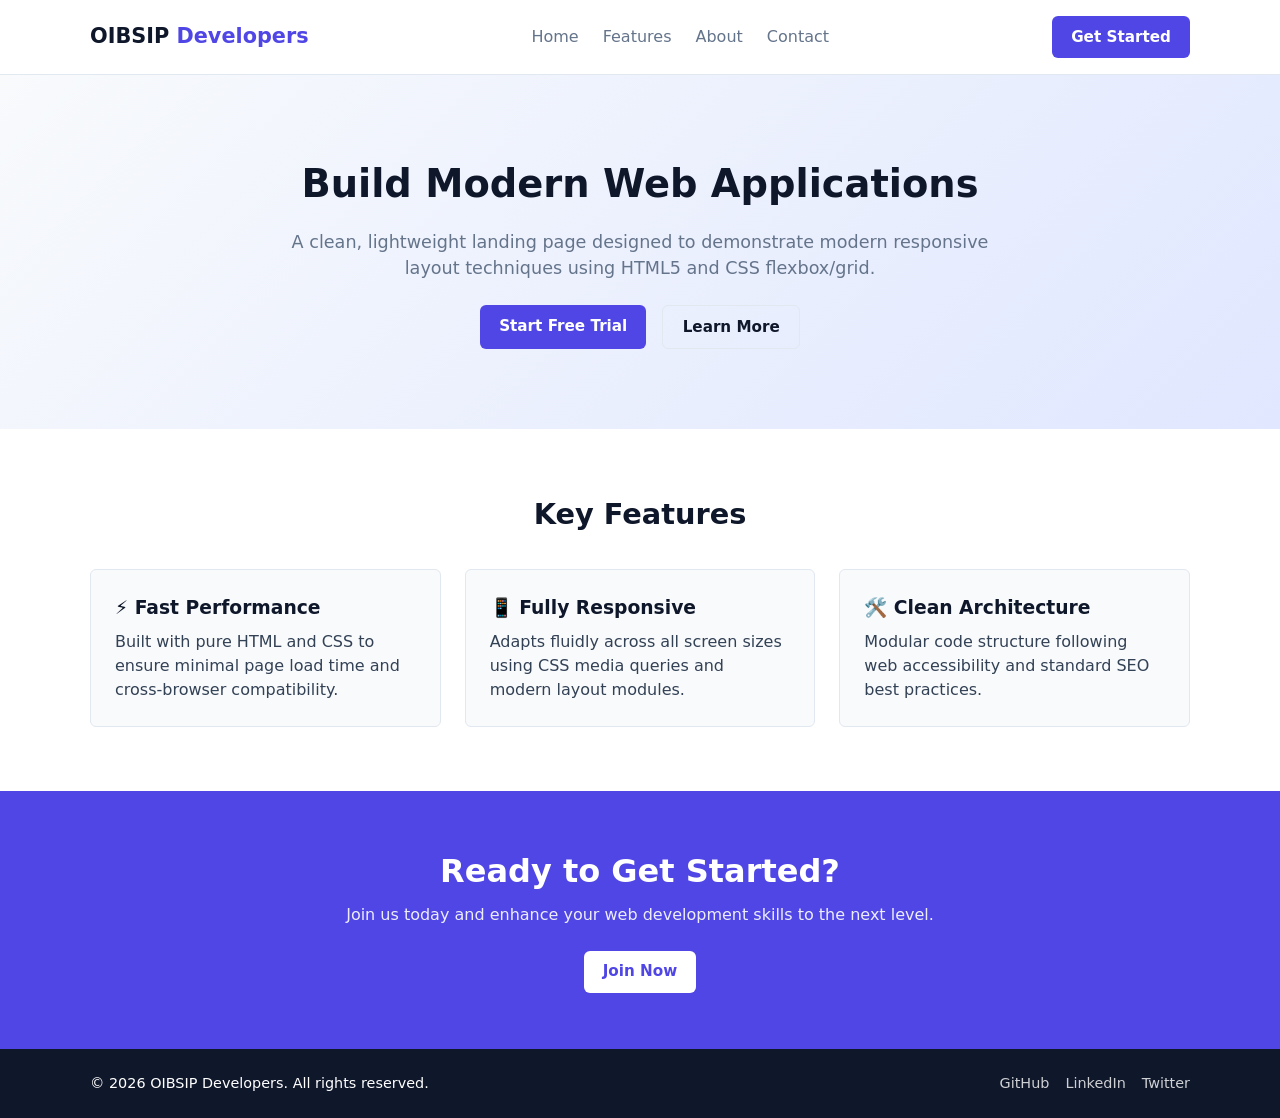
<file: WebDev-L1-LandingPage/index.html>
<!DOCTYPE html>
<html lang="en">
    <head>
        <!-- Basic Meta Tags for SEO & Responsiveness -->
        <meta charset="UTF-8">
        <meta name="viewport" content="width=device-width, initial-scale=1.0">
        <meta name="description"
            content="A simple, responsive landing page built with semantic HTML5 and CSS3.">
        <title>Modern Landing Page</title>

        <!-- External Stylesheet -->
        <link rel="stylesheet" href="style.css">
    </head>
    <body>

        <!-- Header Section: Logo and Navigation -->
        <header class="navbar">
            <div class="container nav-container">
                <a href="#" class="logo">OIBSIP <span> Developers</span></a>
                <nav>
                    <ul class="nav-links">
                        <li><a href="#home">Home</a></li>
                        <li><a href="#features">Features</a></li>
                        <li><a href="#about">About</a></li>
                        <li><a href="#contact">Contact</a></li>
                    </ul>
                </nav>
                <a href="#cta" class="btn btn-primary nav-btn">Get Started</a>
            </div>
        </header>

        <!-- Hero Section: Main Banner and Call to Action -->
        <section class="hero" id="home">
            <div class="container hero-container">
                <div class="hero-content">
                    <h1>Build Modern Web Applications</h1>
                    <p>A clean, lightweight landing page designed to demonstrate
                        modern responsive layout techniques using HTML5 and CSS
                        flexbox/grid.</p>
                    <div class="hero-buttons">
                        <a href="#cta" class="btn btn-primary">Start Free
                            Trial</a>
                        <a href="#features" class="btn btn-secondary">Learn
                            More</a>
                    </div>
                </div>
            </div>
        </section>

        <!-- Features Section: CSS Grid Card Layout -->
        <section class="features" id="features">
            <div class="container">
                <h2 class="section-title">Key Features</h2>
                <div class="features-grid">
                    <div class="feature-card">
                        <h3>⚡ Fast Performance</h3>
                        <p>Built with pure HTML and CSS to ensure minimal page
                            load time and cross-browser compatibility.</p>
                    </div>
                    <div class="feature-card">
                        <h3>📱 Fully Responsive</h3>
                        <p>Adapts fluidly across all screen sizes using CSS
                            media queries and modern layout modules.</p>
                    </div>
                    <div class="feature-card">
                        <h3>🛠️ Clean Architecture</h3>
                        <p>Modular code structure following web accessibility
                            and standard SEO best practices.</p>
                    </div>
                </div>
            </div>
        </section>

        <!-- Call to Action Section -->
        <section class="cta" id="cta">
            <div class="container cta-container">
                <h2>Ready to Get Started?</h2>
                <p>Join us today and enhance your web development skills to the
                    next level.</p>
                <a href="#" class="btn btn-primary btn-cta">Join Now</a>
            </div>
        </section>

        <!-- Footer Section: Copyright & Social Links -->
        <footer class="footer" id="contact">
            <div class="container footer-container">
                <p>&copy; 2026 OIBSIP Developers. All rights reserved.</p>
                <div class="social-links">
                    <a href="https://github.com" target="_blank"
                        rel="noopener">GitHub</a>
                    <a href="https://linkedin.com" target="_blank"
                        rel="noopener">LinkedIn</a>
                    <a href="https://twitter.com" target="_blank"
                        rel="noopener">Twitter</a>
                </div>
            </div>
        </footer>

    </body>
</file>
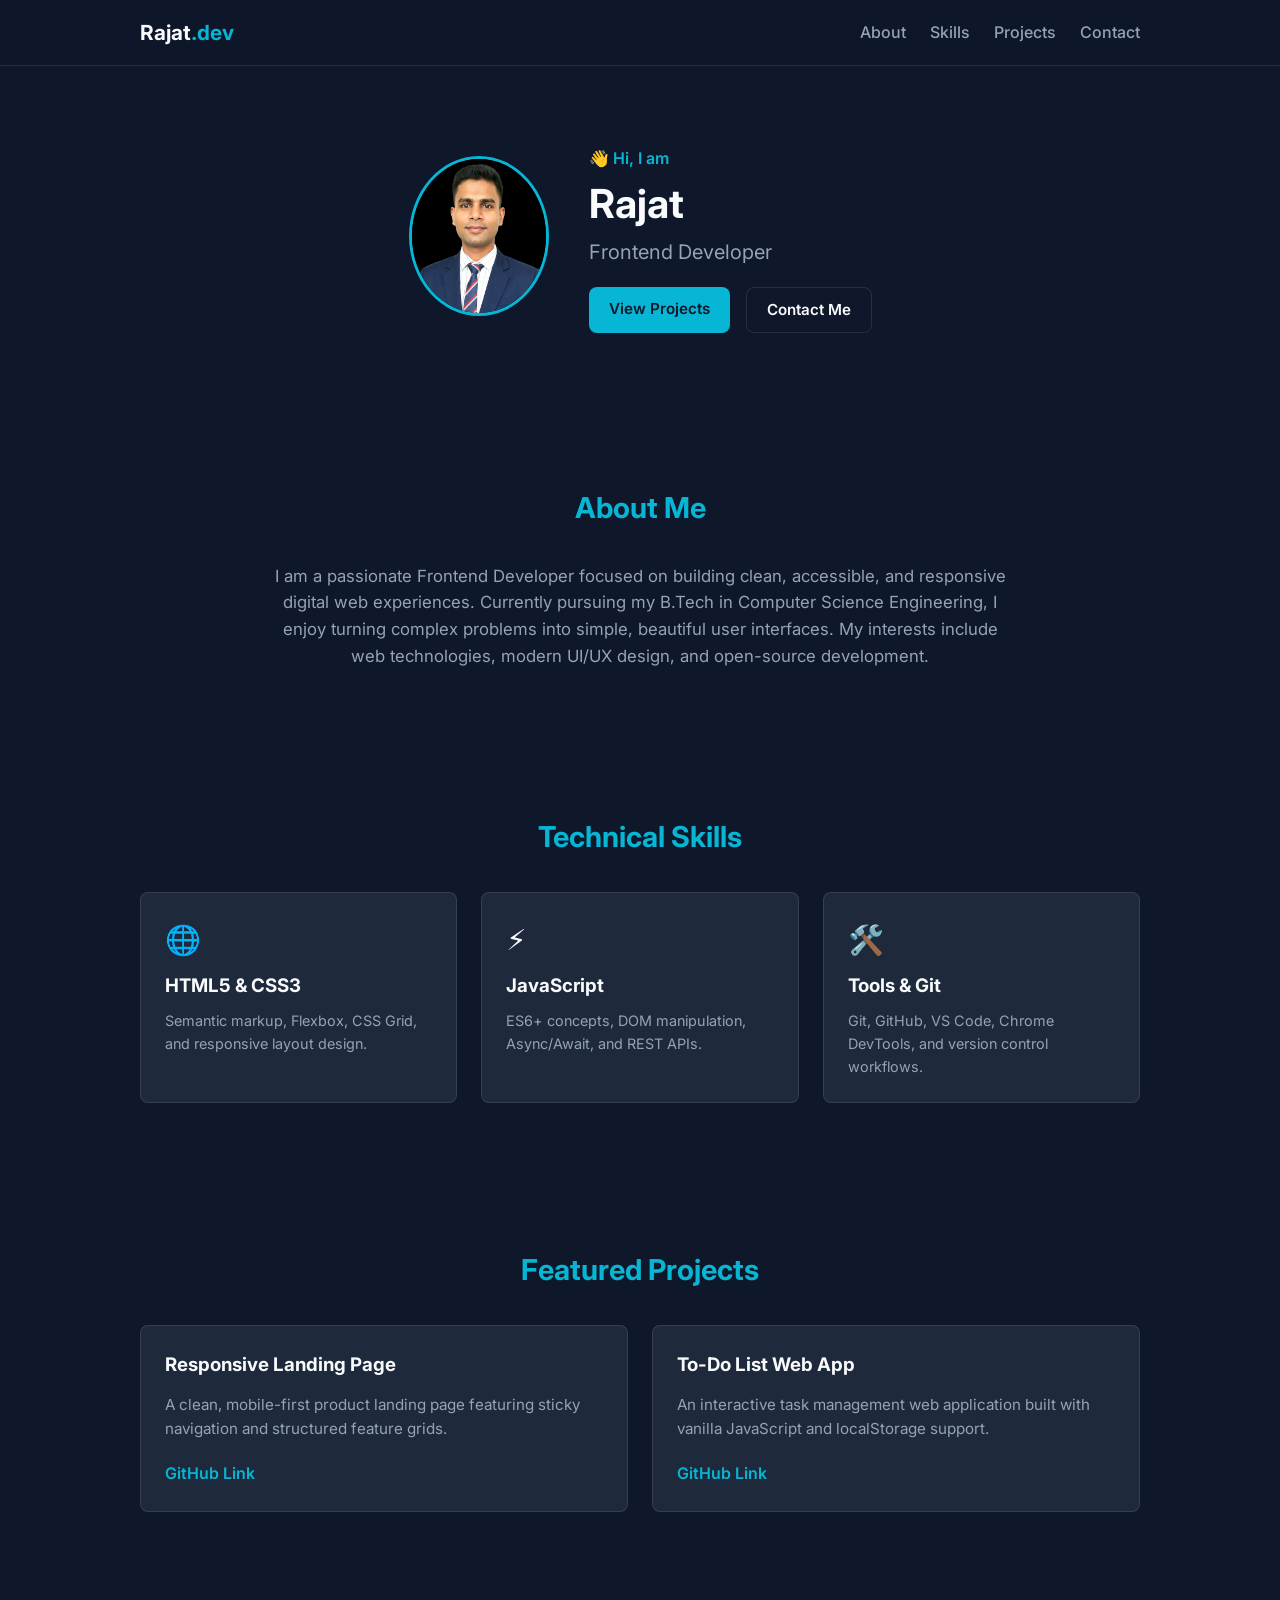
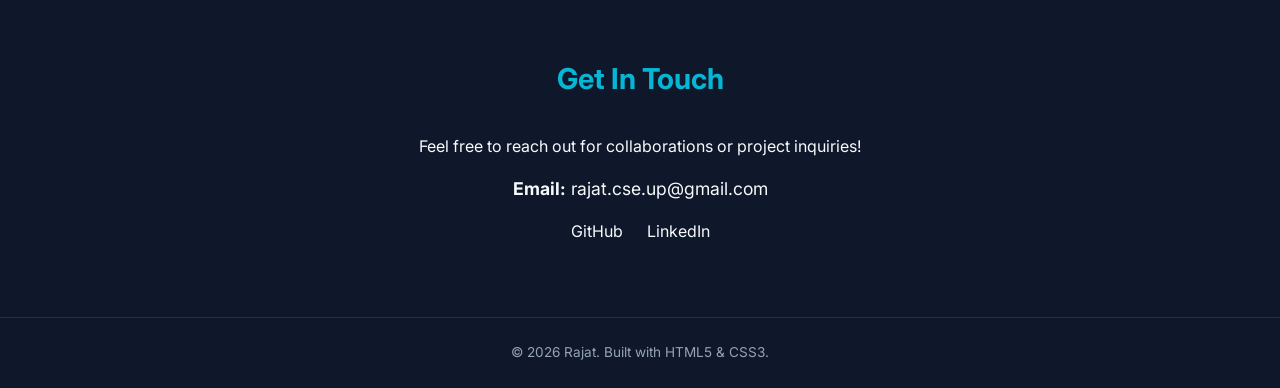
<file: WebDev-L1-PersonalPortfolio/index.html>
<!DOCTYPE html>
<html lang="en">

<head>
    <meta charset="UTF-8">
    <meta name="viewport" content="width=device-width, initial-scale=1.0">
    <meta name="description" content="Personal Portfolio of Rajat - Frontend Developer">
    <title>Rajat | Personal Portfolio</title>

    <!-- Google Fonts & Stylesheet -->
    <link rel="preconnect" href="https://fonts.googleapis.com">
    <link rel="preconnect" href="https://fonts.gstatic.com" crossorigin>
    <link href="https://fonts.googleapis.com/css2?family=Inter:wght@400;600;700&display=swap" rel="stylesheet">
    <link rel="stylesheet" href="style.css">
</head>

<body>

    <!-- Navigation Bar -->
    <header class="navbar">
        <div class="container nav-container">
            <a href="#hero" class="logo">Rajat<span>.dev</span></a>
            <nav>
                <ul class="nav-links">
                    <li><a href="#about">About</a></li>
                    <li><a href="#skills">Skills</a></li>
                    <li><a href="#projects">Projects</a></li>
                    <li><a href="#contact">Contact</a></li>
                </ul>
            </nav>
        </div>
    </header>

    <main>
        <!-- Hero / Profile Section -->
        <section class="hero" id="hero">
            <div class="container hero-container">
                <div class="profile-avatar">
                    <img src="Rajat 1.1MB.png" alt="Rajat Profile Photo" class="avatar-img">
                </div>
                <div class="hero-text">
                    <p class="greeting">👋 Hi, I am</p>
                    <h1>Rajat</h1>
                    <h2>Frontend Developer</h2>
                    <div class="hero-buttons">
                        <a href="#projects" class="btn btn-primary">View Projects</a>
                        <a href="#contact" class="btn btn-secondary">Contact Me</a>
                    </div>
                </div>
            </div>
        </section>

        <!-- About Me Section -->
        <section class="section" id="about">
            <div class="container">
                <h2 class="section-title">About Me</h2>
                <p class="about-text">
                    I am a passionate Frontend Developer focused on building clean, accessible, and responsive digital
                    web experiences.
                    Currently pursuing my B.Tech in Computer Science Engineering, I enjoy turning complex problems into
                    simple, beautiful user interfaces.
                    My interests include web technologies, modern UI/UX design, and open-source development.
                </p>
            </div>
        </section>

        <!-- Skills Section -->
        <section class="section" id="skills">
            <div class="container">
                <h2 class="section-title">Technical Skills</h2>
                <div class="skills-grid">
                    <div class="skill-card">
                        <span class="icon">🌐</span>
                        <h3>HTML5 & CSS3</h3>
                        <p>Semantic markup, Flexbox, CSS Grid, and responsive layout design.</p>
                    </div>
                    <div class="skill-card">
                        <span class="icon">⚡</span>
                        <h3>JavaScript</h3>
                        <p>ES6+ concepts, DOM manipulation, Async/Await, and REST APIs.</p>
                    </div>
                    <div class="skill-card">
                        <span class="icon">🛠️</span>
                        <h3>Tools & Git</h3>
                        <p>Git, GitHub, VS Code, Chrome DevTools, and version control workflows.</p>
                    </div>
                </div>
            </div>
        </section>

        <!-- Projects Section -->
        <section class="section" id="projects">
            <div class="container">
                <h2 class="section-title">Featured Projects</h2>
                <div class="projects-grid">

                    <!-- Project 1 -->
                    <article class="project-card">
                        <h3>Responsive Landing Page</h3>
                        <p>A clean, mobile-first product landing page featuring sticky navigation and structured feature
                            grids.</p>
                        <div class="project-links">
                            <a href="https://github.com/Rajat-sde" target="_blank" rel="noopener">GitHub Link</a>
                        </div>
                    </article>

                    <!-- Project 2 -->
                    <article class="project-card">
                        <h3>To-Do List Web App</h3>
                        <p>An interactive task management web application built with vanilla JavaScript and localStorage
                            support.</p>
                        <div class="project-links">
                            <a href="https://github.com/Rajat-sde" target="_blank" rel="noopener">GitHub Link</a>
                        </div>
                    </article>

                </div>
            </div>
        </section>

        <!-- Contact Section -->
        <section class="section" id="contact">
            <div class="container">
                <h2 class="section-title">Get In Touch</h2>
                <div class="contact-content">
                    <p>Feel free to reach out for collaborations or project inquiries!</p>

                    <div class="contact-info">
                        <p><strong>Email:</strong> rajat.cse.up@gmail.com</p>
                    </div>

                    <div class="social-links">
                        <a href="https://github.com/Rajat-sde" target="_blank" rel="noopener">GitHub</a>
                        <a href="https://linkedin.com/in/rajat-sde" target="_blank" rel="noopener">LinkedIn</a>
                    </div>
                </div>
            </div>
        </section>
    </main>

    <!-- Footer -->
    <footer class="footer">
        <div class="container">
            <p>&copy; 2026 Rajat. Built with HTML5 & CSS3.</p>
        </div>
    </footer>

    <script src="script.js"></script>
</body>

</html>
</file>
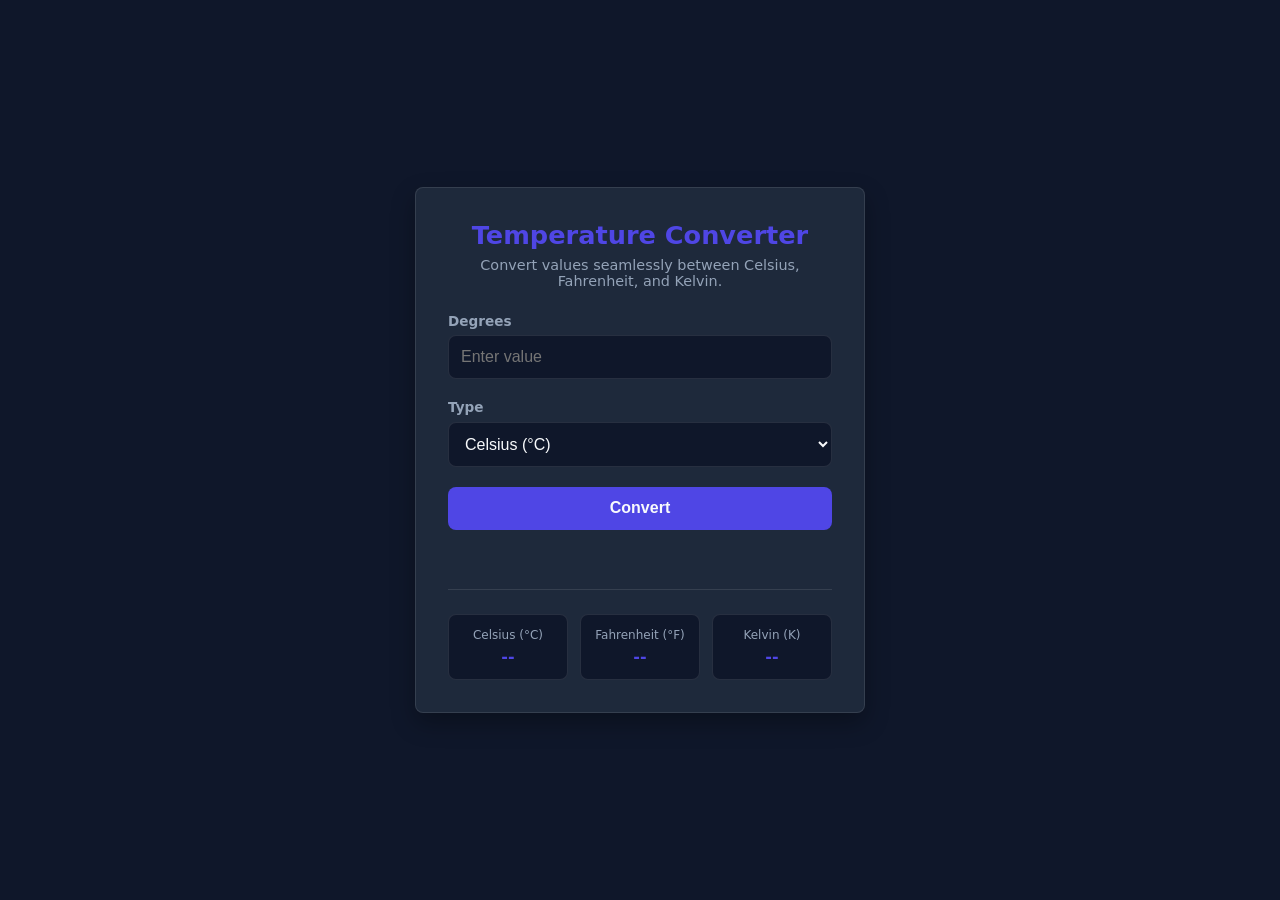
<file: WebDev-L1-TemperatureConverter/index.html>
<!DOCTYPE html>
<html lang="en">
    <head>
        <meta charset="UTF-8">
        <meta name="viewport" content="width=device-width, initial-scale=1.0">
        <meta name="description"
            content="A simple, responsive temperature converter web app.">
        <title>Temperature Converter | Task 3</title>

        <!-- External Stylesheet -->
        <link rel="stylesheet" href="style.css">
    </head>
    <body>

        <!-- Main Container -->
        <main class="converter-card">
            <header class="card-header">
                <h1>Temperature Converter</h1>
                <p>Convert values seamlessly between Celsius, Fahrenheit, and
                    Kelvin.</p>
            </header>

            <!-- Converter Form -->
            <form id="converterForm" class="converter-form" novalidate>

                <!-- Input Value Field -->
                <div class="form-group">
                    <label for="temperatureInput">Degrees</label>
                    <input
                        type="number"
                        id="temperatureInput"
                        placeholder="Enter value"
                        step="any"
                        required>
                </div>

                <!-- Unit Dropdown -->
                <div class="form-group">
                    <label for="unitSelect">Type</label>
                    <select id="unitSelect">
                        <option value="celsius">Celsius (°C)</option>
                        <option value="fahrenheit">Fahrenheit (°F)</option>
                        <option value="kelvin">Kelvin (K)</option>
                    </select>
                </div>

                <!-- Convert Action Button -->
                <button type="submit" id="convertBtn"
                    class="btn">Convert</button>
            </form>

            <!-- Error Message Display -->
            <div id="errorMessage" class="error-message"
                aria-live="polite"></div>

            <!-- Output Display Area -->
            <section class="results-container" id="resultsContainer">
                <div class="result-box">
                    <span class="label">Celsius (°C)</span>
                    <span class="value" id="celsiusResult">--</span>
                </div>
                <div class="result-box">
                    <span class="label">Fahrenheit (°F)</span>
                    <span class="value" id="fahrenheitResult">--</span>
                </div>
                <div class="result-box">
                    <span class="label">Kelvin (K)</span>
                    <span class="value" id="kelvinResult">--</span>
                </div>
            </section>
        </main>

        <script src="script.js"></script>
    </body>
</html>
</file>
<file: WebDev-L1-LandingPage/style.css>
/* 1. CSS Custom Properties / Variables for Consistent Theme */
:root {
    --primary: #4f46e5;
    --primary-hover: #4338ca;
    --dark: #0f172a;
    --text: #334155;
    --text-light: #64748b;
    --bg-light: #f8fafc;
    --white: #ffffff;
    --border: #e2e8f0;
    --radius: 6px;
    --transition: all 0.3s ease;
}

/* 2. Global Resets & Accessibility Setup */
* {
    margin: 0;
    padding: 0;
    box-sizing: border-box;
}

html {
    scroll-behavior: smooth;
}

body {
    font-family: system-ui, -apple-system, sans-serif;
    color: var(--text);
    background-color: var(--white);
    line-height: 1.5;
}

/* Shared Container for Layout Alignment */
.container {
    width: 90%;
    max-width: 1100px;
    margin: 0 auto;
}

/* Reusable Button Component */
.btn {
    display: inline-block;
    padding: 0.6rem 1.2rem;
    border-radius: var(--radius);
    text-decoration: none;
    font-weight: 600;
    font-size: 0.95rem;
    transition: var(--transition);
    cursor: pointer;
}

.btn-primary {
    background-color: var(--primary);
    color: var(--white);
}

.btn-primary:hover {
    background-color: var(--primary-hover);
}

.btn-secondary {
    background-color: transparent;
    color: var(--dark);
    border: 1px solid var(--border);
}

.btn-secondary:hover {
    border-color: var(--dark);
}

/* 3. Header & Sticky Navbar */
.navbar {
    background-color: var(--white);
    border-bottom: 1px solid var(--border);
    position: sticky;
    top: 0;
    z-index: 100;
}

.nav-container {
    display: flex;
    align-items: center;
    justify-content: space-between;
    padding: 1rem 0;
}

.logo {
    font-size: 1.3rem;
    font-weight: 700;
    color: var(--dark);
    text-decoration: none;
}

.logo span {
    color: var(--primary);
}

.nav-links {
    display: flex;
    list-style: none;
    gap: 1.5rem;
}

.nav-links a {
    text-decoration: none;
    color: var(--text-light);
    font-weight: 500;
    transition: var(--transition);
}

.nav-links a:hover {
    color: var(--primary);
}

/* 4. Hero Section */
.hero {
    padding: 5rem 0;
    background: linear-gradient(135deg, var(--bg-light) 0%, #e0e7ff 100%);
    text-align: center;
}

.hero-content {
    max-width: 700px;
    margin: 0 auto;
}

.hero-content h1 {
    font-size: 2.4rem;
    color: var(--dark);
    margin-bottom: 1rem;
}

.hero-content p {
    font-size: 1.1rem;
    color: var(--text-light);
    margin-bottom: 1.5rem;
}

.hero-buttons {
    display: flex;
    justify-content: center;
    gap: 1rem;
}

/* 5. Features Section (CSS Grid) */
.features {
    padding: 4rem 0;
}

.section-title {
    text-align: center;
    font-size: 1.8rem;
    color: var(--dark);
    margin-bottom: 2rem;
}

.features-grid {
    display: grid;
    grid-template-columns: repeat(auto-fit, minmax(250px, 1fr));
    gap: 1.5rem;
}

.feature-card {
    background-color: var(--bg-light);
    padding: 1.5rem;
    border-radius: var(--radius);
    border: 1px solid var(--border);
    transition: var(--transition);
}

.feature-card:hover {
    transform: translateY(-3px);
}

.feature-card h3 {
    color: var(--dark);
    margin-bottom: 0.5rem;
}

/* 6. Call To Action (CTA) */
.cta {
    background-color: var(--primary);
    color: var(--white);
    padding: 3.5rem 0;
    text-align: center;
}

.cta-container h2 {
    font-size: 2rem;
    margin-bottom: 0.5rem;
}

.cta-container p {
    margin-bottom: 1.5rem;
    opacity: 0.9;
}

.btn-cta {
    background-color: var(--white);
    color: var(--primary);
}

.btn-cta:hover {
    background-color: var(--bg-light);
}

/* 7. Footer */
.footer {
    background-color: var(--dark);
    color: var(--white);
    padding: 1.5rem 0;
    font-size: 0.9rem;
}

.footer-container {
    display: flex;
    justify-content: space-between;
    align-items: center;
}

.social-links {
    display: flex;
    gap: 1rem;
}

.social-links a {
    color: var(--white);
    text-decoration: none;
    opacity: 0.8;
    transition: var(--transition);
}

.social-links a:hover {
    opacity: 1;
    color: var(--primary);
}

/* 8. Media Queries for Mobile Responsiveness */
@media (max-width: 768px) {
    .nav-container {
        flex-direction: column;
        gap: 0.8rem;
    }

    .nav-btn {
        display: none;
    }

    .hero-content h1 {
        font-size: 1.8rem;
    }

    .hero-buttons {
        flex-direction: column;
        align-items: center;
    }

    .footer-container {
        flex-direction: column;
        gap: 0.8rem;
        text-align: center;
    }
}
</file>
<file: WebDev-L1-PersonalPortfolio/style.css>
/* 1. Theme Variables & Smooth Scroll */
:root {
    --primary: #06b6d4;
    --primary-hover: #0891b2;
    --bg-dark: #0f172a;
    --bg-card: #1e293b;
    --text-main: #f8fafc;
    --text-muted: #94a3b8;
    --border: rgba(255, 255, 255, 0.1);
    --radius: 8px;
    --transition: all 0.3s ease;
}

html {
    scroll-behavior: smooth;
    /* Smooth scroll requirement */
}

* {
    margin: 0;
    padding: 0;
    box-sizing: border-box;
}

body {
    font-family: 'Inter', system-ui, -apple-system, sans-serif;
    background-color: var(--bg-dark);
    color: var(--text-main);
    line-height: 1.6;
}

.container {
    width: 90%;
    max-width: 1000px;
    margin: 0 auto;
}

.section {
    padding: 4.5rem 0;
}

.section-title {
    text-align: center;
    font-size: 1.8rem;
    margin-bottom: 2rem;
    color: var(--primary);
}

/* 2. Buttons */
.btn {
    display: inline-block;
    padding: 0.6rem 1.25rem;
    border-radius: var(--radius);
    text-decoration: none;
    font-weight: 600;
    font-size: 0.95rem;
    transition: var(--transition);
}

.btn-primary {
    background-color: var(--primary);
    color: var(--bg-dark);
}

.btn-primary:hover {
    background-color: var(--primary-hover);
}

.btn-secondary {
    border: 1px solid var(--border);
    color: var(--text-main);
}

.btn-secondary:hover {
    background-color: rgba(255, 255, 255, 0.05);
}

/* 3. Navigation Bar */
.navbar {
    position: sticky;
    top: 0;
    background-color: rgba(15, 23, 42, 0.95);
    border-bottom: 1px solid var(--border);
    z-index: 100;
}

.nav-container {
    display: flex;
    justify-content: space-between;
    align-items: center;
    padding: 1rem 0;
}

.logo {
    font-size: 1.3rem;
    font-weight: 700;
    color: var(--text-main);
    text-decoration: none;
}

.logo span {
    color: var(--primary);
}

.nav-links {
    display: flex;
    list-style: none;
    gap: 1.5rem;
}

.nav-links a {
    color: var(--text-muted);
    text-decoration: none;
    font-weight: 500;
    transition: var(--transition);
}

.nav-links a:hover {
    color: var(--primary);
}

/* 4. Hero Section */
.hero {
    padding: 5rem 0;
}

.hero-container {
    display: flex;
    align-items: center;
    justify-content: center;
    gap: 2.5rem;
}

.avatar-img {
    width: 140px;
    height: 160px;
    border-radius: 50%;
    border: 3px solid var(--primary);
    object-fit: cover;
}

.greeting {
    color: var(--primary);
    font-weight: 600;
}

.hero-text h1 {
    font-size: 2.5rem;
}

.hero-text h2 {
    font-size: 1.25rem;
    color: var(--text-muted);
    font-weight: 400;
    margin-bottom: 1.2rem;
}

.hero-buttons {
    display: flex;
    gap: 1rem;
}

/* 5. About Section */
.about-text {
    max-width: 750px;
    margin: 0 auto;
    text-align: center;
    color: var(--text-muted);
    font-size: 1.05rem;
}

/* 6. Skills Section */
.skills-grid {
    display: grid;
    grid-template-columns: repeat(auto-fit, minmax(250px, 1fr));
    gap: 1.5rem;
}

.skill-card {
    background-color: var(--bg-card);
    padding: 1.5rem;
    border-radius: var(--radius);
    border: 1px solid var(--border);
}

.skill-card .icon {
    font-size: 1.8rem;
}

.skill-card h3 {
    margin: 0.5rem 0;
}

.skill-card p {
    color: var(--text-muted);
    font-size: 0.9rem;
}

/* 7. Projects Section */
.projects-grid {
    display: grid;
    grid-template-columns: repeat(auto-fit, minmax(280px, 1fr));
    gap: 1.5rem;
}

.project-card {
    background-color: var(--bg-card);
    padding: 1.5rem;
    border-radius: var(--radius);
    border: 1px solid var(--border);
    display: flex;
    flex-direction: column;
    justify-content: space-between;
}

.project-card p {
    color: var(--text-muted);
    margin: 0.8rem 0 1.2rem;
    font-size: 0.95rem;
}

.project-links a {
    color: var(--primary);
    text-decoration: none;
    font-weight: 600;
}

/* 8. Contact & Footer */
.contact-content {
    text-align: center;
}

.contact-info {
    margin: 1rem 0;
    font-size: 1.1rem;
}

.social-links {
    display: flex;
    justify-content: center;
    gap: 1.5rem;
    margin-top: 1rem;
}

.social-links a {
    color: var(--text-main);
    text-decoration: none;
    transition: var(--transition);
}

.social-links a:hover {
    color: var(--primary);
}

.footer {
    text-align: center;
    padding: 1.5rem 0;
    border-top: 1px solid var(--border);
    color: var(--text-muted);
    font-size: 0.85rem;
}

/* 9. Media Queries for Mobile Responsiveness */
@media (max-width: 768px) {
    .hero-container {
        flex-direction: column;
        text-align: center;
    }

    .hero-buttons {
        justify-content: center;
    }

    .nav-container {
        flex-direction: column;
        gap: 0.8rem;
    }
}
</file>
<file: WebDev-L1-TemperatureConverter/style.css>
/* 1. CSS Custom Properties / Variables */
:root {
    --primary: #4f46e5;
    --primary-hover: #4338ca;
    --bg-dark: #0f172a;
    --bg-card: #1e293b;
    --bg-input: #0f172a;
    --text-main: #f8fafc;
    --text-muted: #94a3b8;
    --error: #ef4444;
    --border: rgba(255, 255, 255, 0.1);
    --radius: 8px;
    --transition: all 0.3s ease;
}

/* 2. Global Resets & Centering Layout */
* {
    margin: 0;
    padding: 0;
    box-sizing: border-box;
}

body {
    font-family: system-ui, -apple-system, sans-serif;
    background-color: var(--bg-dark);
    color: var(--text-main);
    min-height: 100vh;
    display: flex;
    align-items: center;
    justify-content: center;
    padding: 1.5rem;
}

/* 3. Main Converter Card UI */
.converter-card {
    background-color: var(--bg-card);
    border: 1px solid var(--border);
    border-radius: var(--radius);
    width: 100%;
    max-width: 450px;
    padding: 2rem;
    box-shadow: 0 10px 25px rgba(0, 0, 0, 0.3);
}

.card-header {
    text-align: center;
    margin-bottom: 1.5rem;
}

.card-header h1 {
    font-size: 1.6rem;
    color: var(--primary);
    margin-bottom: 0.4rem;
}

.card-header p {
    font-size: 0.9rem;
    color: var(--text-muted);
}

/* 4. Form Controls */
.converter-form {
    display: flex;
    flex-direction: column;
    gap: 1.25rem;
}

.form-group {
    display: flex;
    flex-direction: column;
    gap: 0.4rem;
}

.form-group label {
    font-size: 0.85rem;
    color: var(--text-muted);
    font-weight: 600;
}

.form-group input,
.form-group select {
    padding: 0.75rem;
    background-color: var(--bg-input);
    border: 1px solid var(--border);
    border-radius: var(--radius);
    color: var(--text-main);
    font-size: 1rem;
    outline: none;
    transition: var(--transition);
}

.form-group input:focus,
.form-group select:focus {
    border-color: var(--primary);
}

/* Convert Button */
.btn {
    padding: 0.8rem;
    background-color: var(--primary);
    color: var(--text-main);
    border: none;
    border-radius: var(--radius);
    font-size: 1rem;
    font-weight: 600;
    cursor: pointer;
    transition: var(--transition);
}

.btn:hover {
    background-color: var(--primary-hover);
}

/* 5. Error Message Styling */
.error-message {
    color: var(--error);
    font-size: 0.85rem;
    text-align: center;
    margin-top: 1rem;
    min-height: 1.2rem;
}

/* 6. Simultaneous Output Display Grid */
.results-container {
    display: grid;
    grid-template-columns: repeat(3, 1fr);
    gap: 0.75rem;
    margin-top: 1.5rem;
    border-top: 1px solid var(--border);
    padding-top: 1.5rem;
}

.result-box {
    background-color: var(--bg-input);
    border: 1px solid var(--border);
    padding: 0.8rem 0.5rem;
    border-radius: var(--radius);
    text-align: center;
}

.result-box .label {
    display: block;
    font-size: 0.75rem;
    color: var(--text-muted);
    margin-bottom: 0.3rem;
}

.result-box .value {
    font-size: 1rem;
    font-weight: 700;
    color: var(--primary);
    word-break: break-all;
}

/* 7. Mobile Responsiveness */
@media (max-width: 480px) {
    .results-container {
        grid-template-columns: 1fr;
    }
}
</file>
